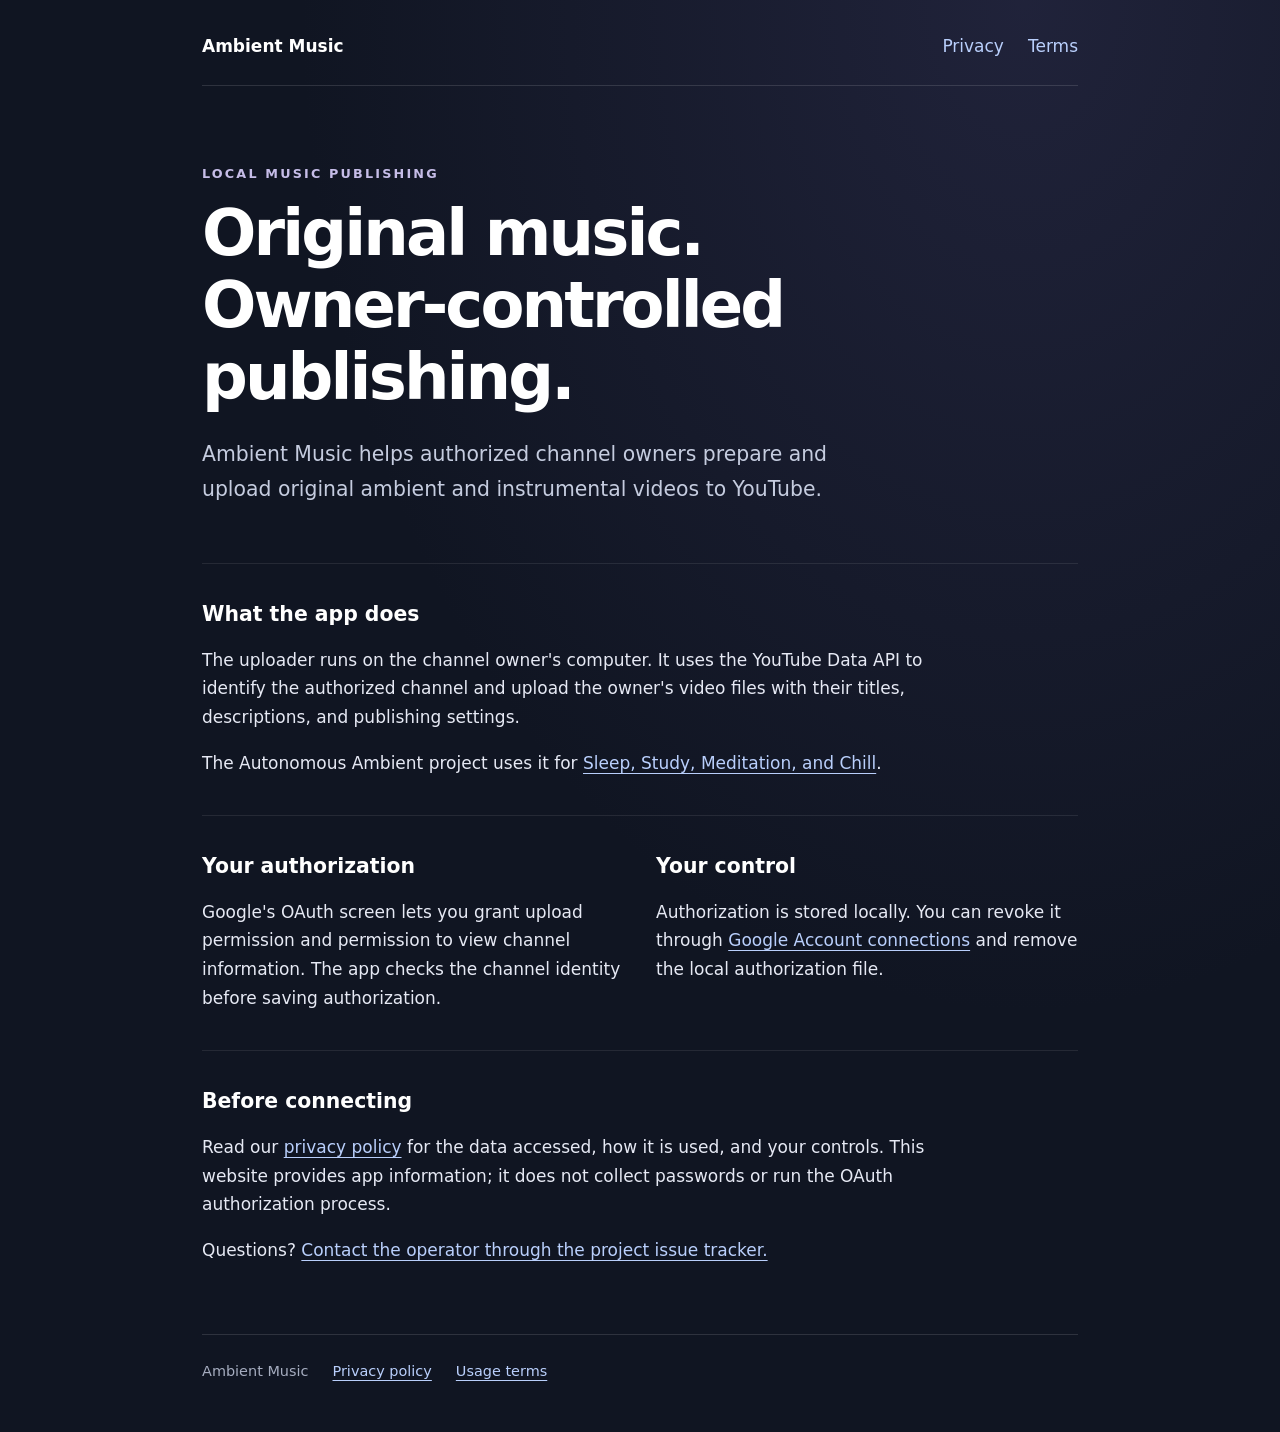
<file: index.html>
<!doctype html>
<html lang="en"><head><meta name="google-site-verification" content="OVd5KcJG6e_-lxP4RernZsZuwmxATJl7Mtm3HK1yUiw" /><meta charset="utf-8"><meta name="viewport" content="width=device-width,initial-scale=1"><title>Ambient Music — YouTube publishing</title><meta name="description" content="Ambient Music is a local publishing tool for authorized YouTube music channel owners."><link rel="stylesheet" href="styles.css"></head>
<body><main><nav><a class="brand" href="./">Ambient Music</a><a href="privacy.html">Privacy</a><a href="terms.html">Terms</a></nav>
<header><p class="eyebrow">LOCAL MUSIC PUBLISHING</p><h1>Original music.<br>Owner-controlled publishing.</h1><p class="lead">Ambient Music helps authorized channel owners prepare and upload original ambient and instrumental videos to YouTube.</p></header>
<section><h2>What the app does</h2><p>The uploader runs on the channel owner's computer. It uses the YouTube Data API to identify the authorized channel and upload the owner's video files with their titles, descriptions, and publishing settings.</p><p>The Autonomous Ambient project uses it for <a href="https://www.youtube.com/@SleepStudyMeditationChill">Sleep, Study, Meditation, and Chill</a>.</p></section>
<section class="grid"><article><h2>Your authorization</h2><p>Google's OAuth screen lets you grant upload permission and permission to view channel information. The app checks the channel identity before saving authorization.</p></article><article><h2>Your control</h2><p>Authorization is stored locally. You can revoke it through <a href="https://myaccount.google.com/connections">Google Account connections</a> and remove the local authorization file.</p></article></section>
<section><h2>Before connecting</h2><p>Read our <a href="privacy.html">privacy policy</a> for the data accessed, how it is used, and your controls. This website provides app information; it does not collect passwords or run the OAuth authorization process.</p><p>Questions? <a href="https://github.com/Hideyoshi44/Hideyoshi44.github.io/issues">Contact the operator through the project issue tracker.</a></p></section>
<footer><span>Ambient Music</span><a href="privacy.html">Privacy policy</a><a href="terms.html">Usage terms</a></footer></main></body></html>
</file>
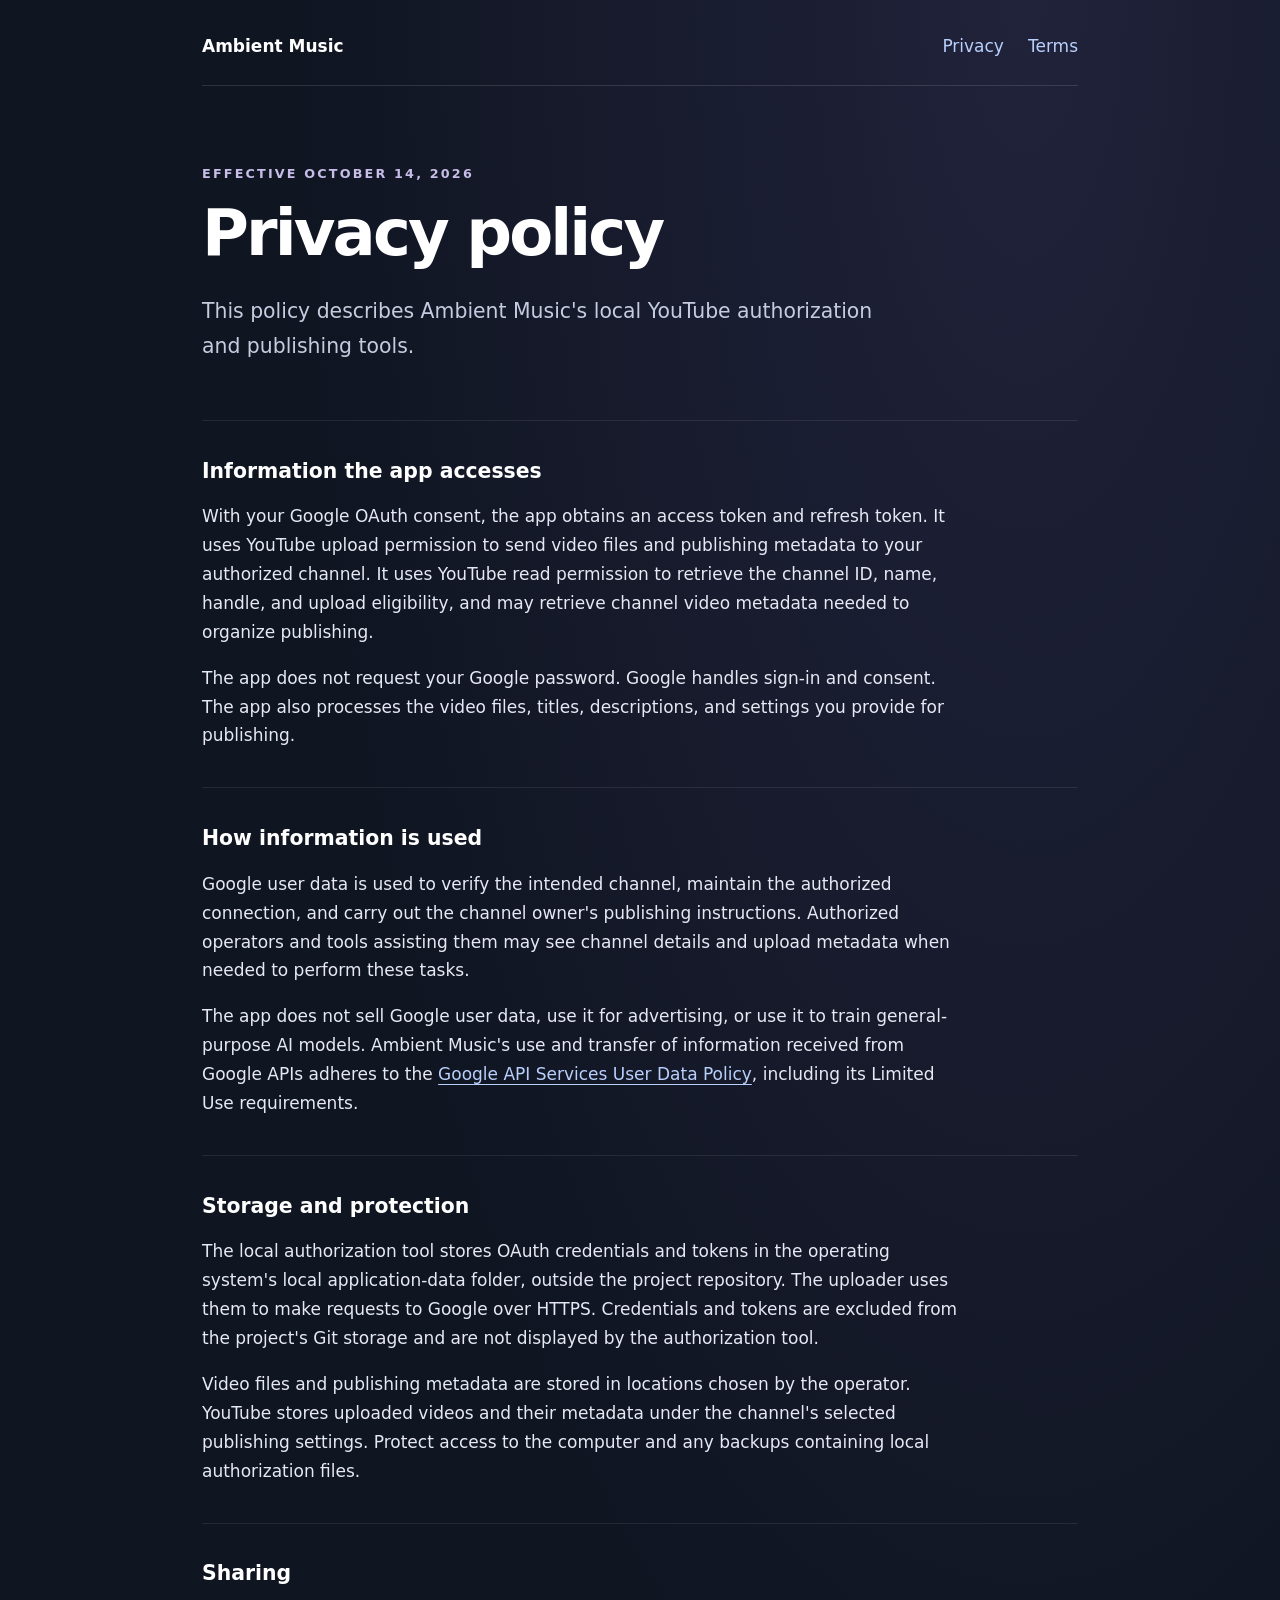
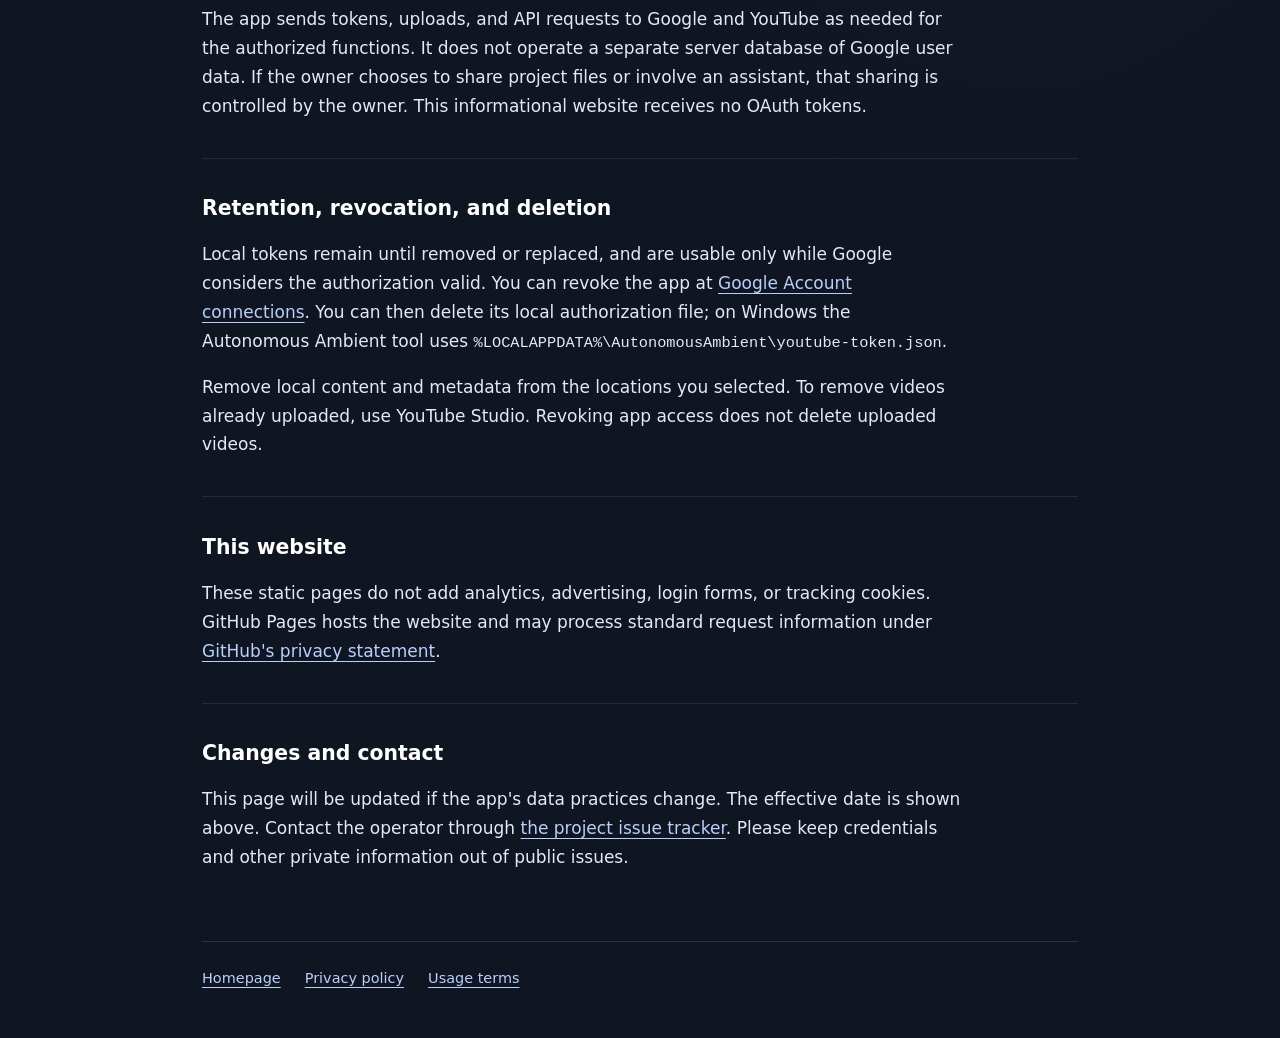
<file: privacy.html>
<!doctype html>
<html lang="en"><head><meta charset="utf-8"><meta name="viewport" content="width=device-width,initial-scale=1"><title>Privacy policy — Ambient Music</title><link rel="stylesheet" href="styles.css"></head><body><main><nav><a class="brand" href="./">Ambient Music</a><a href="privacy.html" aria-current="page">Privacy</a><a href="terms.html">Terms</a></nav>
<header><p class="eyebrow">EFFECTIVE OCTOBER 14, 2026</p><h1>Privacy policy</h1><p class="lead">This policy describes Ambient Music's local YouTube authorization and publishing tools.</p></header>
<section><h2>Information the app accesses</h2><p>With your Google OAuth consent, the app obtains an access token and refresh token. It uses YouTube upload permission to send video files and publishing metadata to your authorized channel. It uses YouTube read permission to retrieve the channel ID, name, handle, and upload eligibility, and may retrieve channel video metadata needed to organize publishing.</p><p>The app does not request your Google password. Google handles sign-in and consent. The app also processes the video files, titles, descriptions, and settings you provide for publishing.</p></section>
<section><h2>How information is used</h2><p>Google user data is used to verify the intended channel, maintain the authorized connection, and carry out the channel owner's publishing instructions. Authorized operators and tools assisting them may see channel details and upload metadata when needed to perform these tasks.</p><p>The app does not sell Google user data, use it for advertising, or use it to train general-purpose AI models. Ambient Music's use and transfer of information received from Google APIs adheres to the <a href="https://developers.google.com/terms/api-services-user-data-policy">Google API Services User Data Policy</a>, including its Limited Use requirements.</p></section>
<section><h2>Storage and protection</h2><p>The local authorization tool stores OAuth credentials and tokens in the operating system's local application-data folder, outside the project repository. The uploader uses them to make requests to Google over HTTPS. Credentials and tokens are excluded from the project's Git storage and are not displayed by the authorization tool.</p><p>Video files and publishing metadata are stored in locations chosen by the operator. YouTube stores uploaded videos and their metadata under the channel's selected publishing settings. Protect access to the computer and any backups containing local authorization files.</p></section>
<section><h2>Sharing</h2><p>The app sends tokens, uploads, and API requests to Google and YouTube as needed for the authorized functions. It does not operate a separate server database of Google user data. If the owner chooses to share project files or involve an assistant, that sharing is controlled by the owner. This informational website receives no OAuth tokens.</p></section>
<section><h2>Retention, revocation, and deletion</h2><p>Local tokens remain until removed or replaced, and are usable only while Google considers the authorization valid. You can revoke the app at <a href="https://myaccount.google.com/connections">Google Account connections</a>. You can then delete its local authorization file; on Windows the Autonomous Ambient tool uses <code>%LOCALAPPDATA%\AutonomousAmbient\youtube-token.json</code>.</p><p>Remove local content and metadata from the locations you selected. To remove videos already uploaded, use YouTube Studio. Revoking app access does not delete uploaded videos.</p></section>
<section><h2>This website</h2><p>These static pages do not add analytics, advertising, login forms, or tracking cookies. GitHub Pages hosts the website and may process standard request information under <a href="https://docs.github.com/en/site-policy/privacy-policies/github-general-privacy-statement">GitHub's privacy statement</a>.</p></section>
<section><h2>Changes and contact</h2><p>This page will be updated if the app's data practices change. The effective date is shown above. Contact the operator through <a href="https://github.com/Hideyoshi44/Hideyoshi44.github.io/issues">the project issue tracker</a>. Please keep credentials and other private information out of public issues.</p></section>
<footer><a href="./">Homepage</a><a href="privacy.html">Privacy policy</a><a href="terms.html">Usage terms</a></footer></main></body></html>
</file>
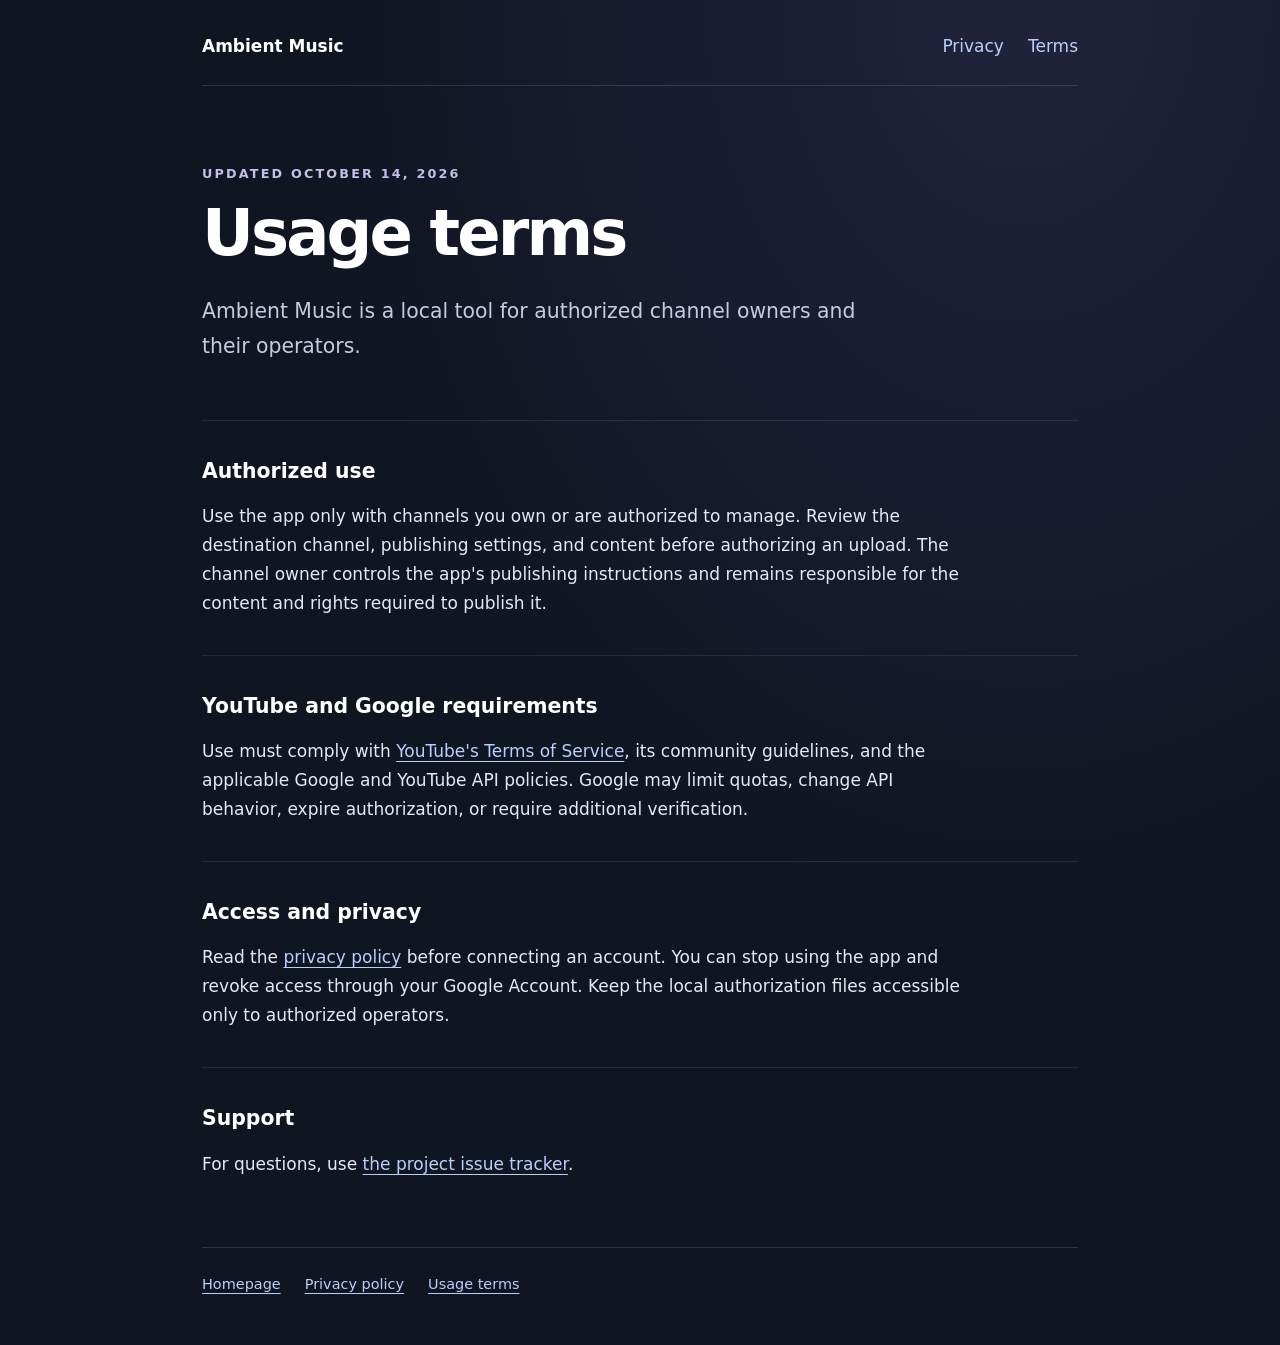
<file: terms.html>
<!doctype html>
<html lang="en"><head><meta charset="utf-8"><meta name="viewport" content="width=device-width,initial-scale=1"><title>Usage terms — Ambient Music</title><link rel="stylesheet" href="styles.css"></head><body><main><nav><a class="brand" href="./">Ambient Music</a><a href="privacy.html">Privacy</a><a href="terms.html" aria-current="page">Terms</a></nav>
<header><p class="eyebrow">UPDATED OCTOBER 14, 2026</p><h1>Usage terms</h1><p class="lead">Ambient Music is a local tool for authorized channel owners and their operators.</p></header>
<section><h2>Authorized use</h2><p>Use the app only with channels you own or are authorized to manage. Review the destination channel, publishing settings, and content before authorizing an upload. The channel owner controls the app's publishing instructions and remains responsible for the content and rights required to publish it.</p></section>
<section><h2>YouTube and Google requirements</h2><p>Use must comply with <a href="https://www.youtube.com/t/terms">YouTube's Terms of Service</a>, its community guidelines, and the applicable Google and YouTube API policies. Google may limit quotas, change API behavior, expire authorization, or require additional verification.</p></section>
<section><h2>Access and privacy</h2><p>Read the <a href="privacy.html">privacy policy</a> before connecting an account. You can stop using the app and revoke access through your Google Account. Keep the local authorization files accessible only to authorized operators.</p></section>
<section><h2>Support</h2><p>For questions, use <a href="https://github.com/Hideyoshi44/Hideyoshi44.github.io/issues">the project issue tracker</a>.</p></section>
<footer><a href="./">Homepage</a><a href="privacy.html">Privacy policy</a><a href="terms.html">Usage terms</a></footer></main></body></html>
</file>
<file: styles.css>
:root{color-scheme:dark;font-family:system-ui,-apple-system,BlinkMacSystemFont,"Segoe UI",sans-serif;color:#e6e9f4;background:#101522;font-size:17px}*{box-sizing:border-box}body{margin:0;background:radial-gradient(ellipse at 80% 0%,#30305280,transparent 50%);line-height:1.7}main{max-width:940px;margin:auto;padding:32px 32px 48px}nav{display:flex;gap:24px;align-items:center;border-bottom:1px solid #ffffff20;padding-bottom:24px}.brand{margin-right:auto;font-weight:650;color:#fff}a{color:#b9cffc;text-underline-offset:4px}nav a{text-decoration:none}a:hover{text-decoration:underline}header{padding:64px 0 36px}h1{font-size:clamp(2.3rem,5vw,3.8rem);line-height:1.12;letter-spacing:-.045em;color:#fff;margin:14px 0 24px}.eyebrow{font-size:.75rem;letter-spacing:.17em;color:#c6bde8;font-weight:650}.lead{font-size:1.2rem;max-width:700px;color:#c5ccdf}section{padding:20px 0;border-top:1px solid #ffffff16}h2{font-size:1.2rem;color:#fff;line-height:1.35}p{max-width:760px}.grid{display:grid;grid-template-columns:1fr 1fr;gap:32px}code{font-size:.9em;overflow-wrap:anywhere}footer{border-top:1px solid #ffffff20;margin-top:32px;padding-top:24px;display:flex;gap:24px;font-size:.85rem;color:#a6adc0}@media(max-width:600px){main{padding:24px 20px}header{padding-top:42px}.grid{grid-template-columns:1fr;gap:8px}nav{gap:16px}footer{flex-wrap:wrap}}
</file>
